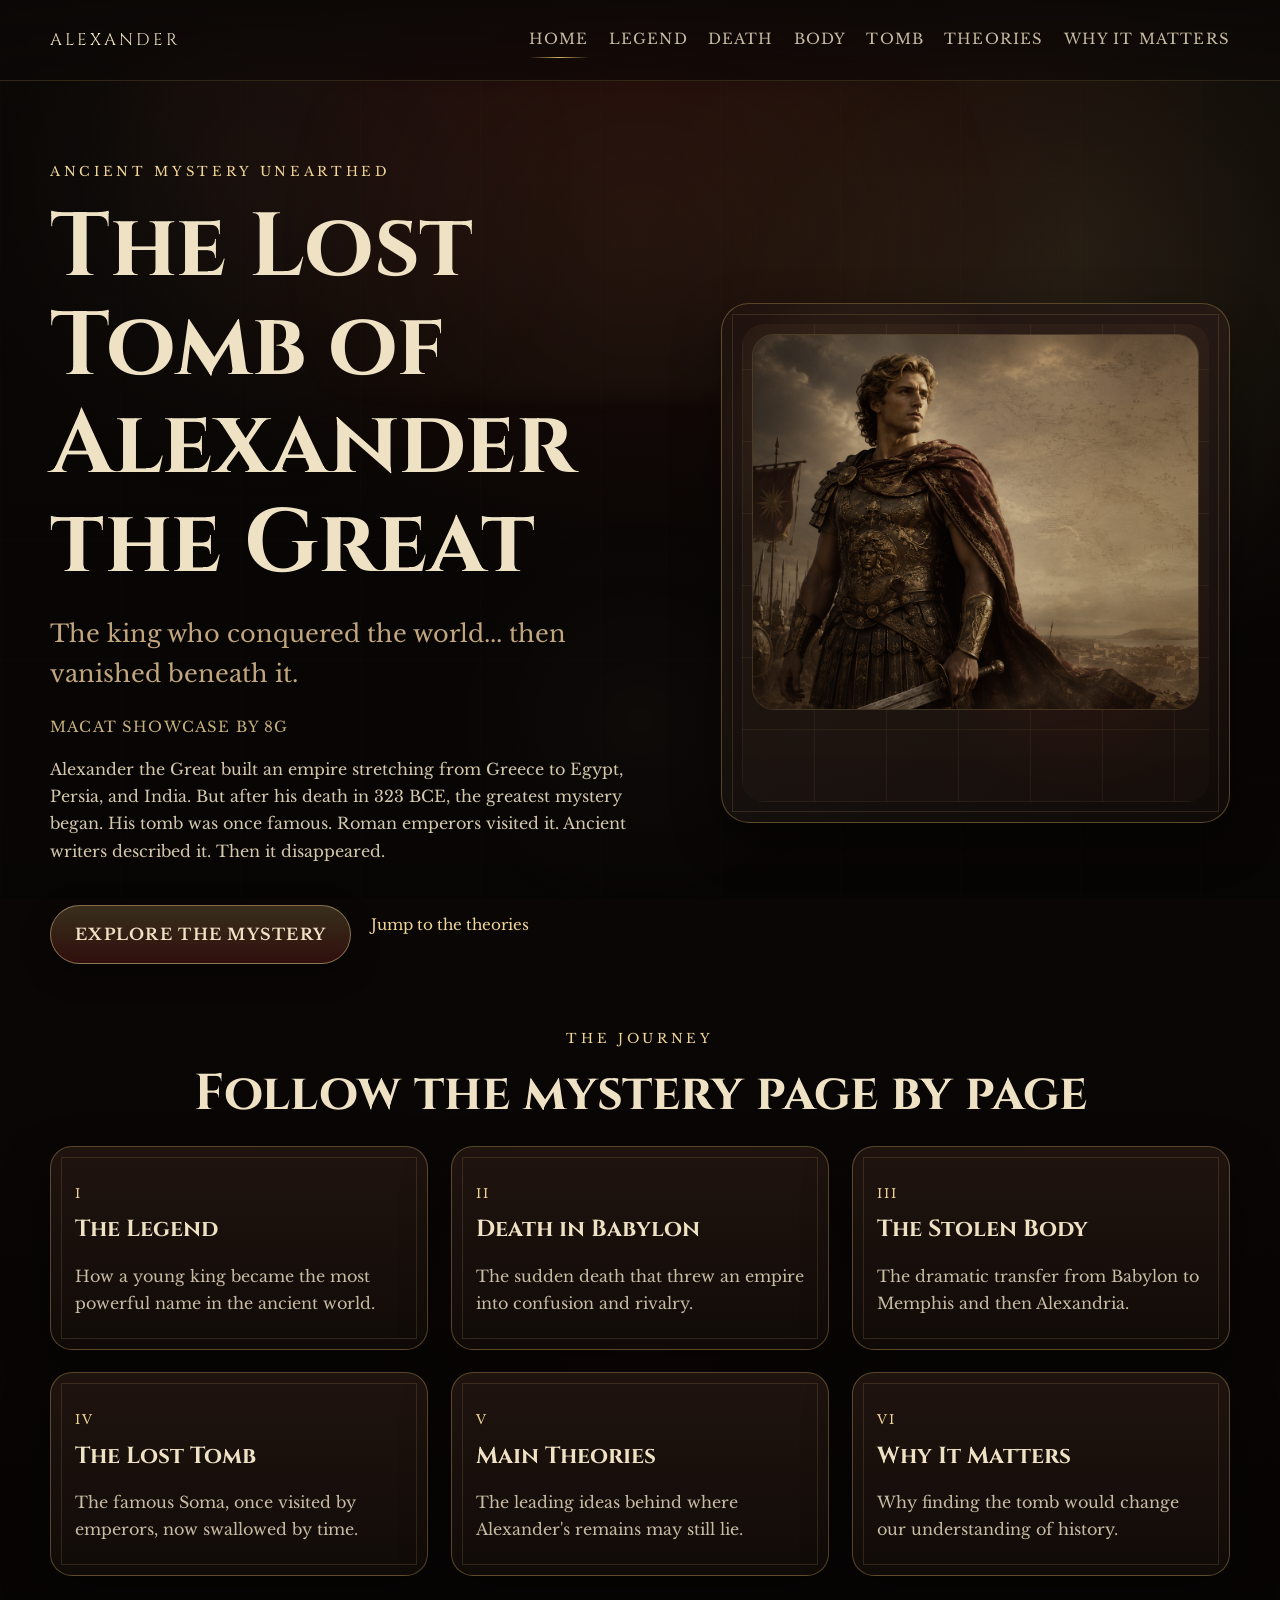
<file: index.html>
<!DOCTYPE html>
<html lang="en">
<head>
  <meta charset="UTF-8" />
  <meta name="viewport" content="width=device-width, initial-scale=1.0" />
  <title>MACAT Showcase 8G</title>
  <link rel="preconnect" href="https://fonts.googleapis.com" />
  <link rel="preconnect" href="https://fonts.gstatic.com" crossorigin />
  <link href="https://fonts.googleapis.com/css2?family=Cinzel:wght@400;600;700&family=Libre+Baskerville:wght@400;700&display=swap" rel="stylesheet" />
  <link rel="stylesheet" href="styles.css" />
</head>
<body data-page="home">
  <div class="page-shell">
    <div class="texture texture-top" aria-hidden="true"></div>
    <div class="texture texture-bottom" aria-hidden="true"></div>

    <header class="site-header">
      <nav class="site-nav">
        <a class="brand" href="index.html">Alexander</a>
        <button class="nav-toggle" type="button" aria-expanded="false" aria-controls="nav-links">
          <span></span>
          <span></span>
          <span></span>
          <span class="sr-only">Toggle navigation</span>
        </button>
        <div class="nav-links" id="nav-links">
          <a href="index.html" data-page-link="home">Home</a>
          <a href="legend.html" data-page-link="legend">Legend</a>
          <a href="death-in-babylon.html" data-page-link="death">Death</a>
          <a href="stolen-body.html" data-page-link="body">Body</a>
          <a href="lost-tomb.html" data-page-link="tomb">Tomb</a>
          <a href="theories.html" data-page-link="theories">Theories</a>
          <a href="why-it-matters.html" data-page-link="meaning">Why It Matters</a>
        </div>
      </nav>
    </header>

    <main>
      <section class="hero section page-hero">
        <div class="hero-copy reveal">
          <p class="eyebrow">Ancient Mystery Unearthed</p>
          <h1>The Lost Tomb of Alexander the Great</h1>
          <p class="subtitle">The king who conquered the world... then vanished beneath it.</p>
          <p class="intro-text">MACAT Showcase by 8G</p>
          <p class="intro">Alexander the Great built an empire stretching from Greece to Egypt, Persia, and India. But after his death in 323 BCE, the greatest mystery began. His tomb was once famous. Roman emperors visited it. Ancient writers described it. Then it disappeared.</p>
          <div class="cta-row">
            <a class="cta" href="legend.html">Explore the Mystery</a>
            <a class="text-link" href="theories.html">Jump to the theories</a>
          </div>
        </div>
        <div class="hero-visual reveal" aria-label="Decorative ancient map illustration placeholder">
          <div class="map-card">
            <div class="map-grid"></div>
            <div class="map-image-frame">
              <img
                class="map-image"
                src="static/cover_img_alexander.png"
                alt="Illustrated portrait of Alexander the Great before an ancient map and city skyline"
              />
            </div>
          </div>
        </div>
      </section>

      <section class="section reveal">
        <div class="section-heading centered">
          <p class="eyebrow">The Journey</p>
          <h2>Follow the mystery page by page</h2>
        </div>
        <div class="chapter-grid">
          <a class="chapter-card" href="legend.html">
            <span class="chapter-number">I</span>
            <h3>The Legend</h3>
            <p>How a young king became the most powerful name in the ancient world.</p>
          </a>
          <a class="chapter-card" href="death-in-babylon.html">
            <span class="chapter-number">II</span>
            <h3>Death in Babylon</h3>
            <p>The sudden death that threw an empire into confusion and rivalry.</p>
          </a>
          <a class="chapter-card" href="stolen-body.html">
            <span class="chapter-number">III</span>
            <h3>The Stolen Body</h3>
            <p>The dramatic transfer from Babylon to Memphis and then Alexandria.</p>
          </a>
          <a class="chapter-card" href="lost-tomb.html">
            <span class="chapter-number">IV</span>
            <h3>The Lost Tomb</h3>
            <p>The famous Soma, once visited by emperors, now swallowed by time.</p>
          </a>
          <a class="chapter-card" href="theories.html">
            <span class="chapter-number">V</span>
            <h3>Main Theories</h3>
            <p>The leading ideas behind where Alexander's remains may still lie.</p>
          </a>
          <a class="chapter-card" href="why-it-matters.html">
            <span class="chapter-number">VI</span>
            <h3>Why It Matters</h3>
            <p>Why finding the tomb would change our understanding of history.</p>
          </a>
        </div>
      </section>
    </main>
  </div>

  <script src="script.js"></script>
</body>
</html>
</file>
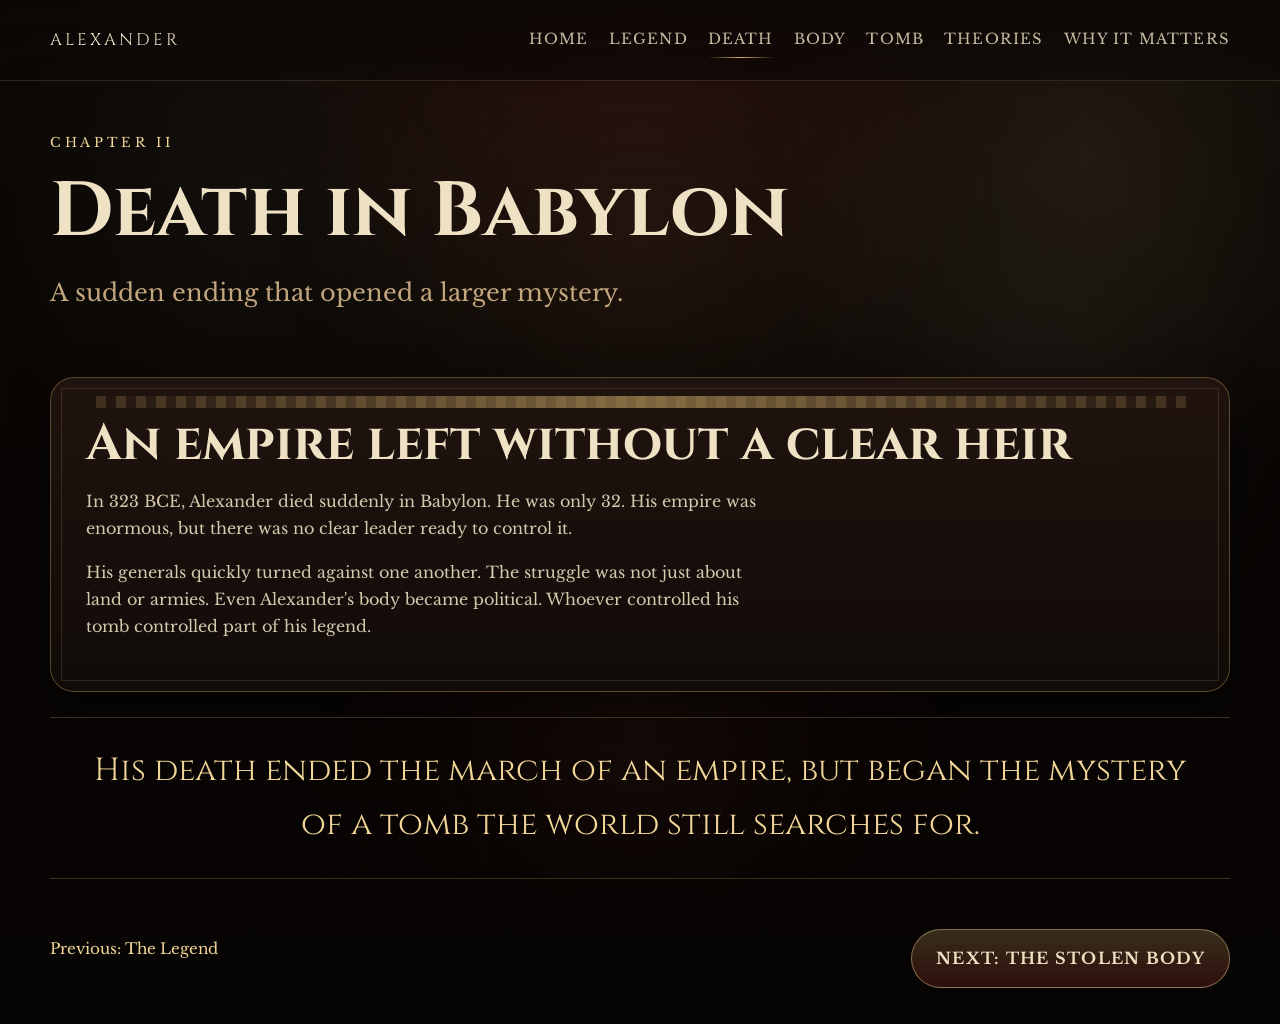
<file: death-in-babylon.html>
<!DOCTYPE html>
<html lang="en">
<head>
  <meta charset="UTF-8" />
  <meta name="viewport" content="width=device-width, initial-scale=1.0" />
  <title>Death in Babylon | The Lost Tomb of Alexander the Great</title>
  <link rel="preconnect" href="https://fonts.googleapis.com" />
  <link rel="preconnect" href="https://fonts.gstatic.com" crossorigin />
  <link href="https://fonts.googleapis.com/css2?family=Cinzel:wght@400;600;700&family=Libre+Baskerville:wght@400;700&display=swap" rel="stylesheet" />
  <link rel="stylesheet" href="styles.css" />
</head>
<body data-page="death">
  <div class="page-shell">
    <div class="texture texture-top" aria-hidden="true"></div>
    <div class="texture texture-bottom" aria-hidden="true"></div>
    <header class="site-header">
      <nav class="site-nav">
        <a class="brand" href="index.html">Alexander</a>
        <button class="nav-toggle" type="button" aria-expanded="false" aria-controls="nav-links">
          <span></span><span></span><span></span><span class="sr-only">Toggle navigation</span>
        </button>
        <div class="nav-links" id="nav-links">
          <a href="index.html" data-page-link="home">Home</a>
          <a href="legend.html" data-page-link="legend">Legend</a>
          <a href="death-in-babylon.html" data-page-link="death">Death</a>
          <a href="stolen-body.html" data-page-link="body">Body</a>
          <a href="lost-tomb.html" data-page-link="tomb">Tomb</a>
          <a href="theories.html" data-page-link="theories">Theories</a>
          <a href="why-it-matters.html" data-page-link="meaning">Why It Matters</a>
        </div>
      </nav>
    </header>
    <main class="story-page">
      <section class="page-banner section reveal">
        <p class="eyebrow">Chapter II</p>
        <h1>Death in Babylon</h1>
        <p class="subtitle">A sudden ending that opened a larger mystery.</p>
      </section>
      <section class="content-panel section reveal">
        <div class="section-heading">
          <h2>An empire left without a clear heir</h2>
        </div>
        <p>In 323 BCE, Alexander died suddenly in Babylon. He was only 32. His empire was enormous, but there was no clear leader ready to control it.</p>
        <p>His generals quickly turned against one another. The struggle was not just about land or armies. Even Alexander's body became political. Whoever controlled his tomb controlled part of his legend.</p>
      </section>
      <section class="quote-panel section reveal">
        <p>His death ended the march of an empire, but began the mystery of a tomb the world still searches for.
        </p>
      </section>
      <section class="page-nav section reveal">
        <a class="text-link" href="legend.html">Previous: The Legend</a>
        <a class="cta" href="stolen-body.html">Next: The Stolen Body</a>
      </section>
    </main>
  </div>
  <script src="script.js"></script>
</body>
</html>
</file>
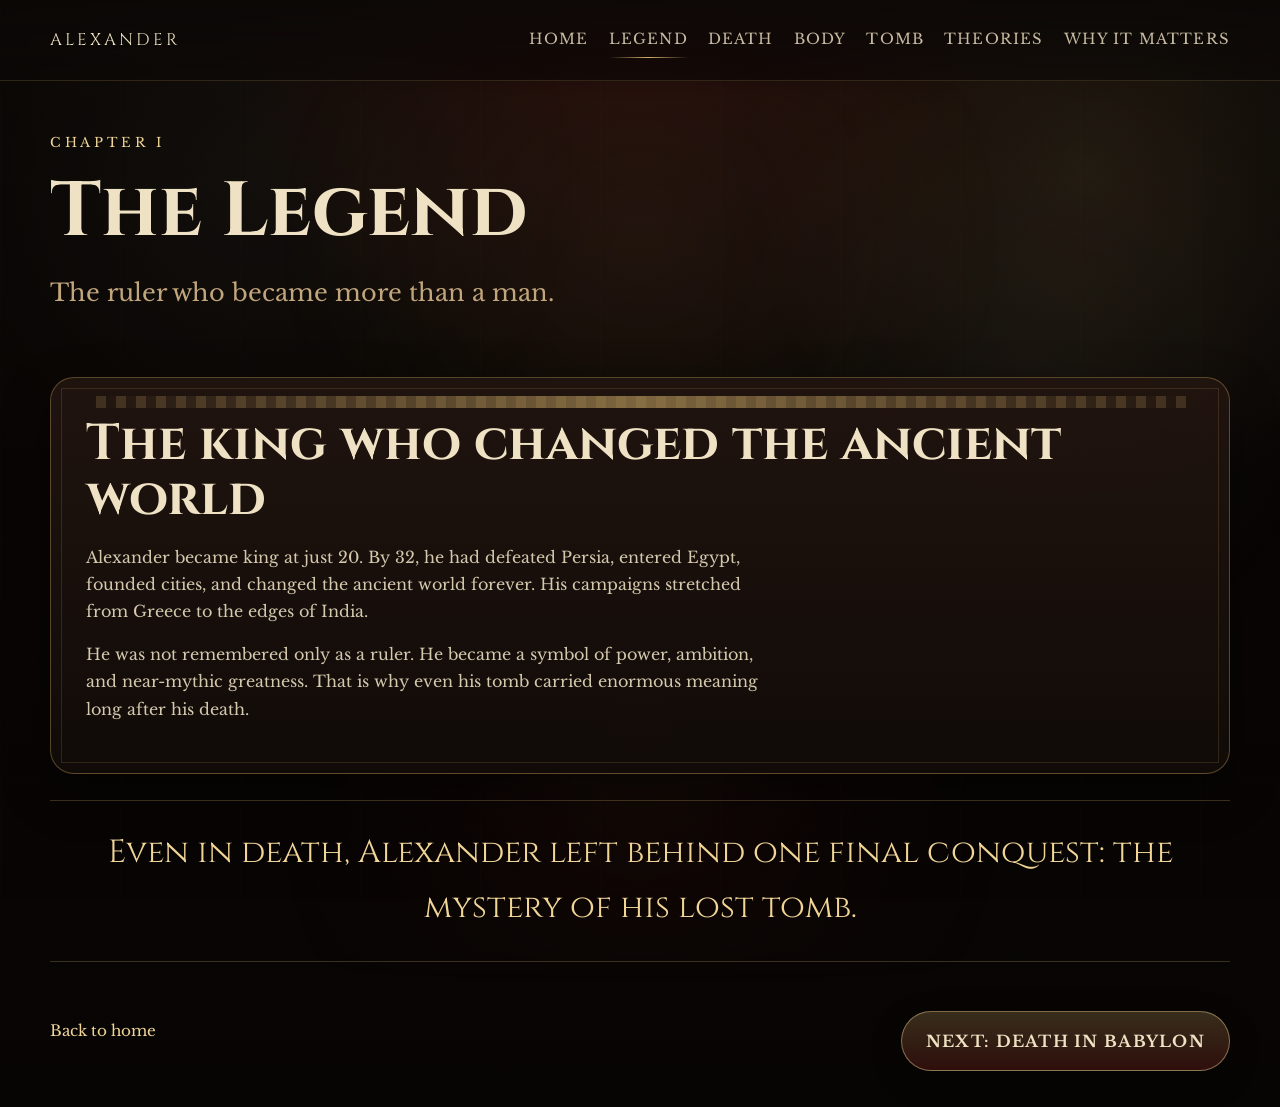
<file: legend.html>
<!DOCTYPE html>
<html lang="en">
<head>
  <meta charset="UTF-8" />
  <meta name="viewport" content="width=device-width, initial-scale=1.0" />
  <title>The Legend | The Lost Tomb of Alexander the Great</title>
  <link rel="preconnect" href="https://fonts.googleapis.com" />
  <link rel="preconnect" href="https://fonts.gstatic.com" crossorigin />
  <link href="https://fonts.googleapis.com/css2?family=Cinzel:wght@400;600;700&family=Libre+Baskerville:wght@400;700&display=swap" rel="stylesheet" />
  <link rel="stylesheet" href="styles.css" />
</head>
<body data-page="legend">
  <div class="page-shell">
    <div class="texture texture-top" aria-hidden="true"></div>
    <div class="texture texture-bottom" aria-hidden="true"></div>
    <header class="site-header">
      <nav class="site-nav">
        <a class="brand" href="index.html">Alexander</a>
        <button class="nav-toggle" type="button" aria-expanded="false" aria-controls="nav-links">
          <span></span><span></span><span></span><span class="sr-only">Toggle navigation</span>
        </button>
        <div class="nav-links" id="nav-links">
          <a href="index.html" data-page-link="home">Home</a>
          <a href="legend.html" data-page-link="legend">Legend</a>
          <a href="death-in-babylon.html" data-page-link="death">Death</a>
          <a href="stolen-body.html" data-page-link="body">Body</a>
          <a href="lost-tomb.html" data-page-link="tomb">Tomb</a>
          <a href="theories.html" data-page-link="theories">Theories</a>
          <a href="why-it-matters.html" data-page-link="meaning">Why It Matters</a>
        </div>
      </nav>
    </header>
    <main class="story-page">
      <section class="page-banner section reveal">
        <p class="eyebrow">Chapter I</p>
        <h1>The Legend</h1>
        <p class="subtitle">The ruler who became more than a man.</p>
      </section>
      <section class="content-panel section reveal">
        <div class="section-heading">
          <h2>The king who changed the ancient world</h2>
        </div>
        <p>Alexander became king at just 20. By 32, he had defeated Persia, entered Egypt, founded cities, and changed the ancient world forever. His campaigns stretched from Greece to the edges of India.</p>
        <p>He was not remembered only as a ruler. He became a symbol of power, ambition, and near-mythic greatness. That is why even his tomb carried enormous meaning long after his death.</p>
      </section>
      <section class="quote-panel section reveal">
        <p>Even in death, Alexander left behind one final conquest: the mystery of his lost tomb.
          </p>
      </section>
      <section class="page-nav section reveal">
        <a class="text-link" href="index.html">Back to home</a>
        <a class="cta" href="death-in-babylon.html">Next: Death in Babylon</a>
      </section>
    </main>
  </div>
  <script src="script.js"></script>
</body>
</html>
</file>
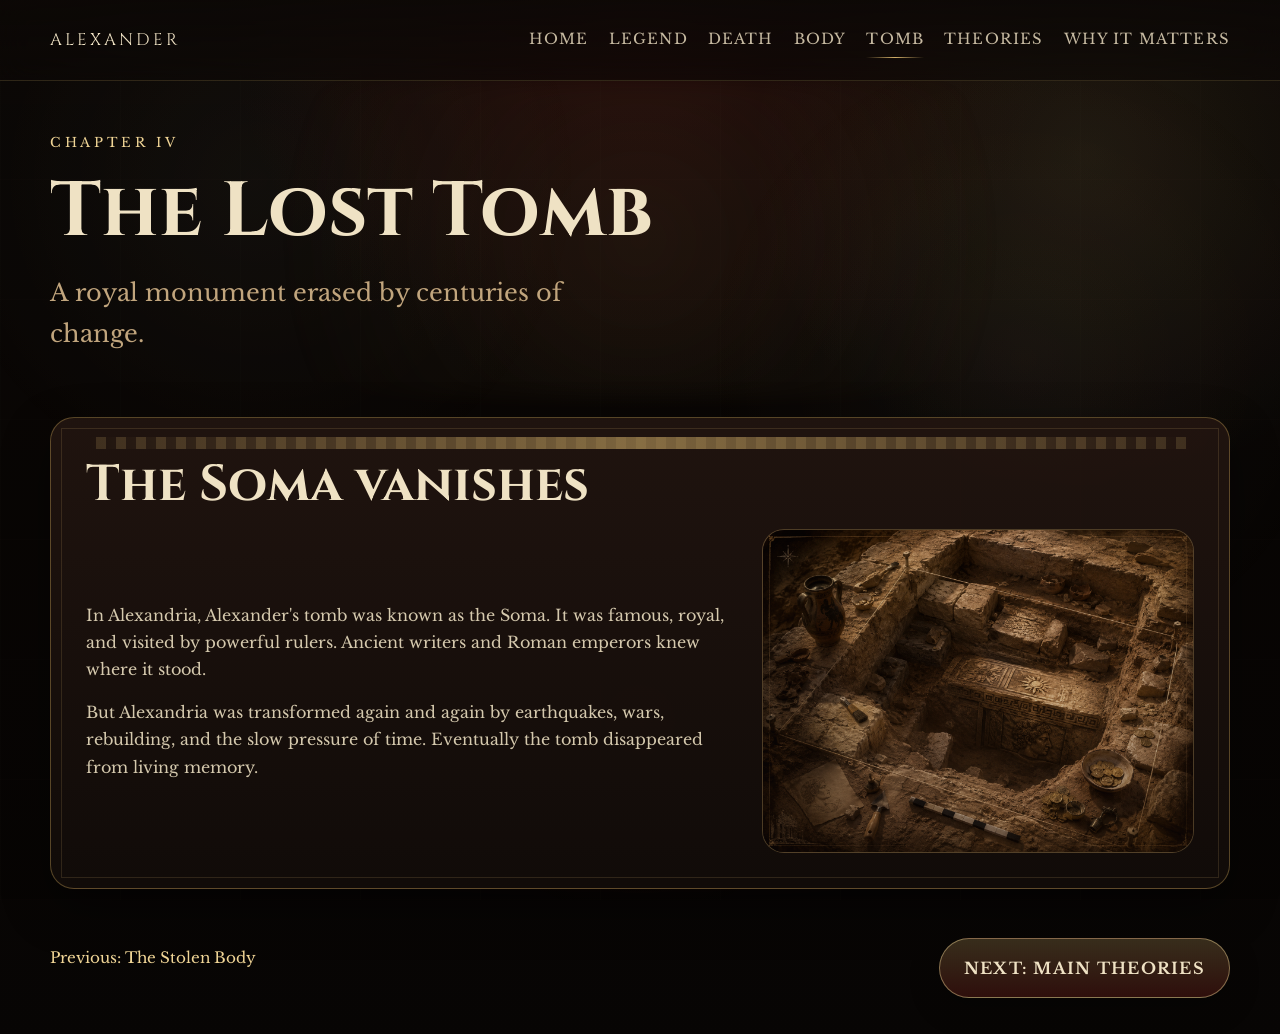
<file: lost-tomb.html>
<!DOCTYPE html>
<html lang="en">
<head>
  <meta charset="UTF-8" />
  <meta name="viewport" content="width=device-width, initial-scale=1.0" />
  <title>The Lost Tomb | The Lost Tomb of Alexander the Great</title>
  <link rel="preconnect" href="https://fonts.googleapis.com" />
  <link rel="preconnect" href="https://fonts.gstatic.com" crossorigin />
  <link href="https://fonts.googleapis.com/css2?family=Cinzel:wght@400;600;700&family=Libre+Baskerville:wght@400;700&display=swap" rel="stylesheet" />
  <link rel="stylesheet" href="styles.css" />
</head>
<body data-page="tomb">
  <div class="page-shell">
    <div class="texture texture-top" aria-hidden="true"></div>
    <div class="texture texture-bottom" aria-hidden="true"></div>
    <header class="site-header">
      <nav class="site-nav">
        <a class="brand" href="index.html">Alexander</a>
        <button class="nav-toggle" type="button" aria-expanded="false" aria-controls="nav-links">
          <span></span><span></span><span></span><span class="sr-only">Toggle navigation</span>
        </button>
        <div class="nav-links" id="nav-links">
          <a href="index.html" data-page-link="home">Home</a>
          <a href="legend.html" data-page-link="legend">Legend</a>
          <a href="death-in-babylon.html" data-page-link="death">Death</a>
          <a href="stolen-body.html" data-page-link="body">Body</a>
          <a href="lost-tomb.html" data-page-link="tomb">Tomb</a>
          <a href="theories.html" data-page-link="theories">Theories</a>
          <a href="why-it-matters.html" data-page-link="meaning">Why It Matters</a>
        </div>
      </nav>
    </header>
    <main class="story-page">
      <section class="page-banner section reveal">
        <p class="eyebrow">Chapter IV</p>
        <h1>The Lost Tomb</h1>
        <p class="subtitle">A royal monument erased by centuries of change.</p>
      </section>
      <section class="content-panel section reveal">
        <div class="section-heading">
          <h2>The Soma vanishes</h2>
        </div>
        <div class="split-layout">
          <div>
            <p>In Alexandria, Alexander's tomb was known as the Soma. It was famous, royal, and visited by powerful rulers. Ancient writers and Roman emperors knew where it stood.</p>
            <p>But Alexandria was transformed again and again by earthquakes, wars, rebuilding, and the slow pressure of time. Eventually the tomb disappeared from living memory.</p>
          </div>
          <div class="artifact-plate-frame">
            <img
              class="artifact-plate-image"
              src="static/excavation_plate.png"
              alt="Excavation plate style illustration related to the search for Alexander's tomb"
            />
          </div>
        </div>
      </section>
      <section class="page-nav section reveal">
        <a class="text-link" href="stolen-body.html">Previous: The Stolen Body</a>
        <a class="cta" href="theories.html">Next: Main Theories</a>
      </section>
    </main>
  </div>
  <script src="script.js"></script>
</body>
</html>
</file>
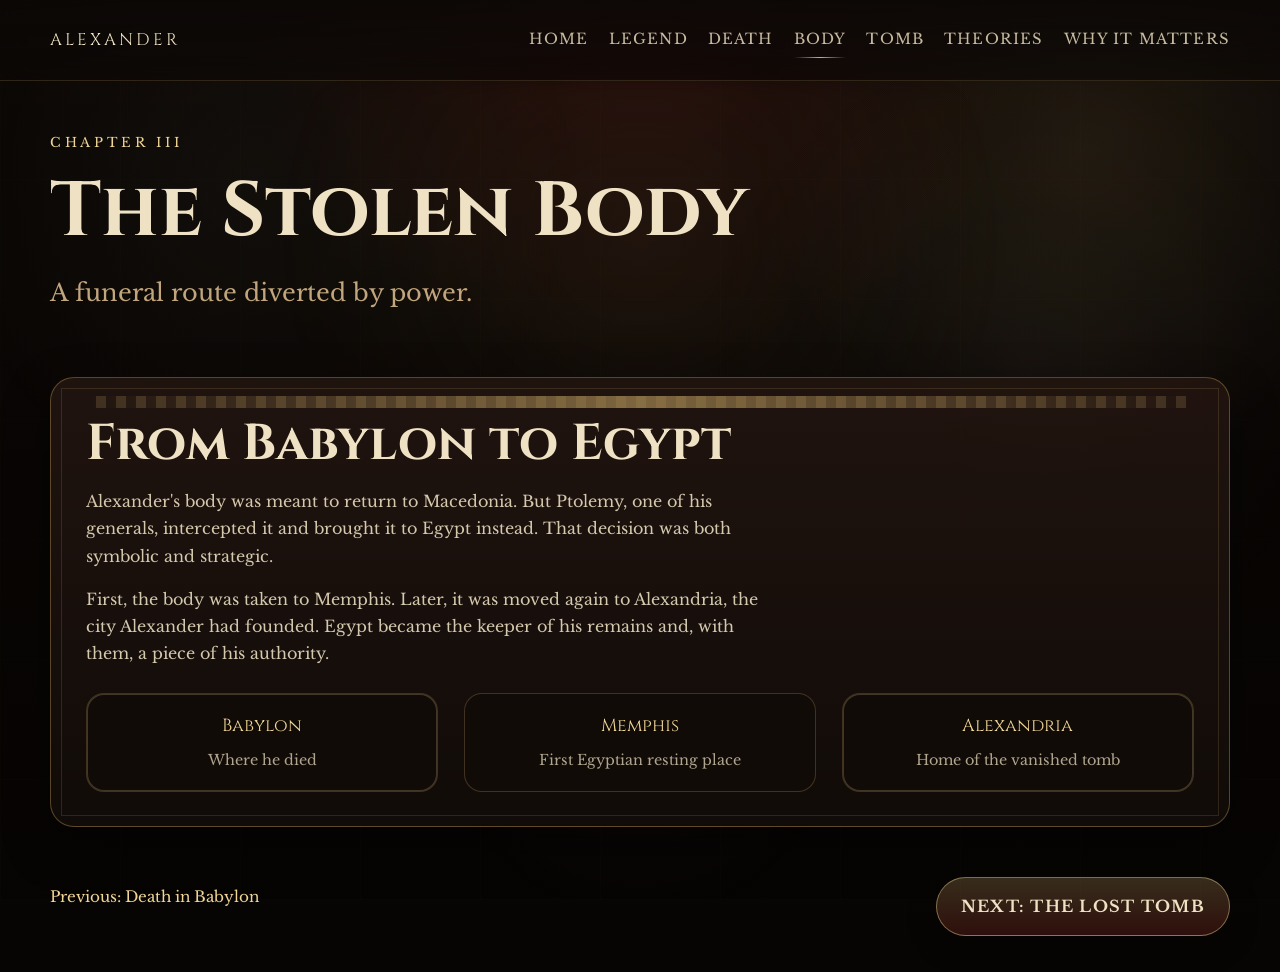
<file: stolen-body.html>
<!DOCTYPE html>
<html lang="en">
<head>
  <meta charset="UTF-8" />
  <meta name="viewport" content="width=device-width, initial-scale=1.0" />
  <title>The Stolen Body | The Lost Tomb of Alexander the Great</title>
  <link rel="preconnect" href="https://fonts.googleapis.com" />
  <link rel="preconnect" href="https://fonts.gstatic.com" crossorigin />
  <link href="https://fonts.googleapis.com/css2?family=Cinzel:wght@400;600;700&family=Libre+Baskerville:wght@400;700&display=swap" rel="stylesheet" />
  <link rel="stylesheet" href="styles.css" />
</head>
<body data-page="body">
  <div class="page-shell">
    <div class="texture texture-top" aria-hidden="true"></div>
    <div class="texture texture-bottom" aria-hidden="true"></div>
    <header class="site-header">
      <nav class="site-nav">
        <a class="brand" href="index.html">Alexander</a>
        <button class="nav-toggle" type="button" aria-expanded="false" aria-controls="nav-links">
          <span></span><span></span><span></span><span class="sr-only">Toggle navigation</span>
        </button>
        <div class="nav-links" id="nav-links">
          <a href="index.html" data-page-link="home">Home</a>
          <a href="legend.html" data-page-link="legend">Legend</a>
          <a href="death-in-babylon.html" data-page-link="death">Death</a>
          <a href="stolen-body.html" data-page-link="body">Body</a>
          <a href="lost-tomb.html" data-page-link="tomb">Tomb</a>
          <a href="theories.html" data-page-link="theories">Theories</a>
          <a href="why-it-matters.html" data-page-link="meaning">Why It Matters</a>
        </div>
      </nav>
    </header>
    <main class="story-page">
      <section class="page-banner section reveal">
        <p class="eyebrow">Chapter III</p>
        <h1>The Stolen Body</h1>
        <p class="subtitle">A funeral route diverted by power.</p>
      </section>
      <section class="content-panel section reveal">
        <div class="section-heading">
          <h2>From Babylon to Egypt</h2>
        </div>
        <p>Alexander's body was meant to return to Macedonia. But Ptolemy, one of his generals, intercepted it and brought it to Egypt instead. That decision was both symbolic and strategic.</p>
        <p>First, the body was taken to Memphis. Later, it was moved again to Alexandria, the city Alexander had founded. Egypt became the keeper of his remains and, with them, a piece of his authority.</p>
        <div class="route-card">
          <div class="route-step active">
            <span class="route-city">Babylon</span>
            <span class="route-note">Where he died</span>
          </div>
          <div class="route-line" aria-hidden="true"></div>
          <div class="route-step">
            <span class="route-city">Memphis</span>
            <span class="route-note">First Egyptian resting place</span>
          </div>
          <div class="route-line" aria-hidden="true"></div>
          <div class="route-step final">
            <span class="route-city">Alexandria</span>
            <span class="route-note">Home of the vanished tomb</span>
          </div>
        </div>
      </section>
      <section class="page-nav section reveal">
        <a class="text-link" href="death-in-babylon.html">Previous: Death in Babylon</a>
        <a class="cta" href="lost-tomb.html">Next: The Lost Tomb</a>
      </section>
    </main>
  </div>
  <script src="script.js"></script>
</body>
</html>
</file>
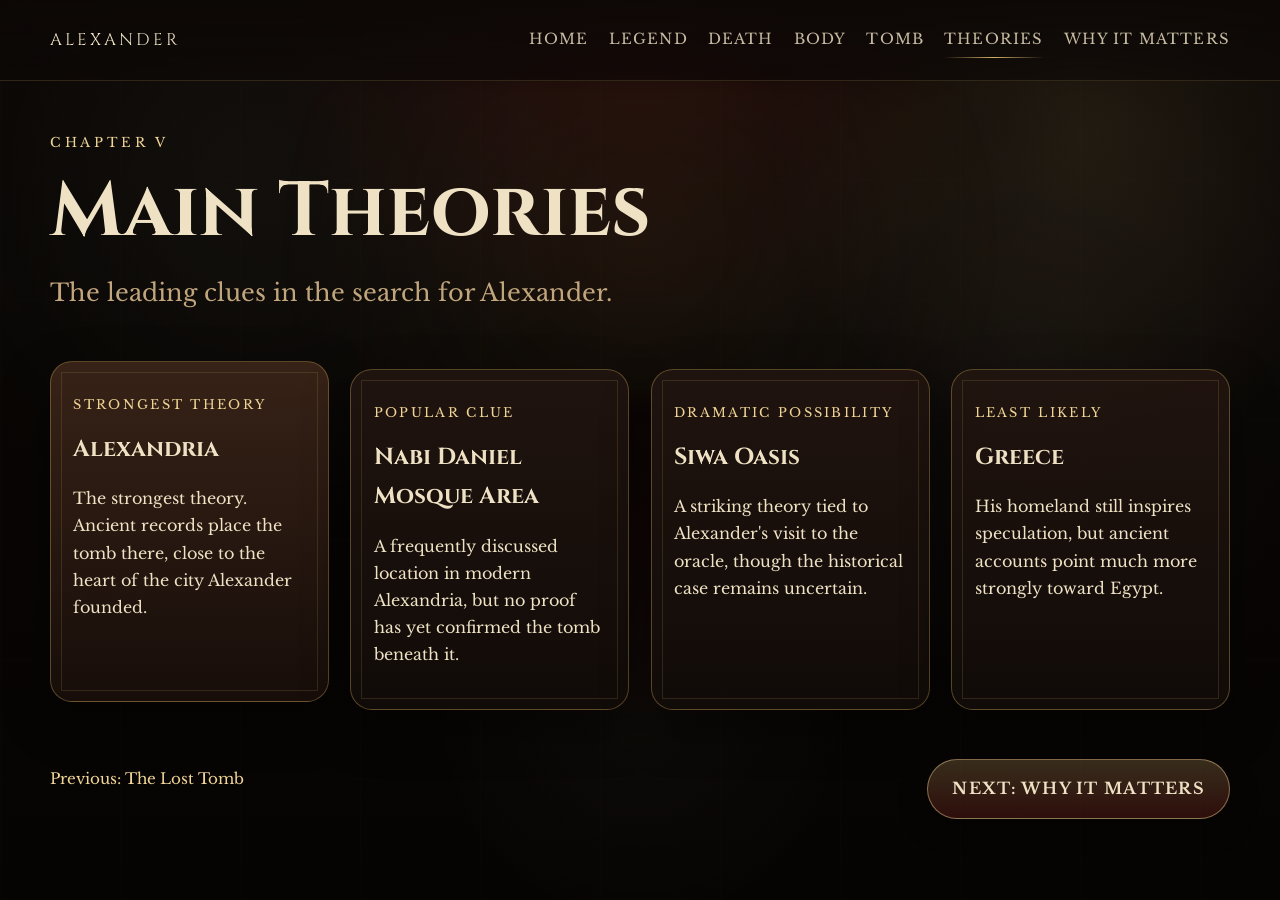
<file: theories.html>
<!DOCTYPE html>
<html lang="en">
<head>
  <meta charset="UTF-8" />
  <meta name="viewport" content="width=device-width, initial-scale=1.0" />
  <title>Main Theories | The Lost Tomb of Alexander the Great</title>
  <link rel="preconnect" href="https://fonts.googleapis.com" />
  <link rel="preconnect" href="https://fonts.gstatic.com" crossorigin />
  <link href="https://fonts.googleapis.com/css2?family=Cinzel:wght@400;600;700&family=Libre+Baskerville:wght@400;700&display=swap" rel="stylesheet" />
  <link rel="stylesheet" href="styles.css" />
</head>
<body data-page="theories">
  <div class="page-shell">
    <div class="texture texture-top" aria-hidden="true"></div>
    <div class="texture texture-bottom" aria-hidden="true"></div>
    <header class="site-header">
      <nav class="site-nav">
        <a class="brand" href="index.html">Alexander</a>
        <button class="nav-toggle" type="button" aria-expanded="false" aria-controls="nav-links">
          <span></span><span></span><span></span><span class="sr-only">Toggle navigation</span>
        </button>
        <div class="nav-links" id="nav-links">
          <a href="index.html" data-page-link="home">Home</a>
          <a href="legend.html" data-page-link="legend">Legend</a>
          <a href="death-in-babylon.html" data-page-link="death">Death</a>
          <a href="stolen-body.html" data-page-link="body">Body</a>
          <a href="lost-tomb.html" data-page-link="tomb">Tomb</a>
          <a href="theories.html" data-page-link="theories">Theories</a>
          <a href="why-it-matters.html" data-page-link="meaning">Why It Matters</a>
        </div>
      </nav>
    </header>
    <main class="story-page">
      <section class="page-banner section reveal">
        <p class="eyebrow">Chapter V</p>
        <h1>Main Theories</h1>
        <p class="subtitle">The leading clues in the search for Alexander.</p>
      </section>
      <section class="section reveal">
        <div class="theory-grid">
          <article class="theory-card theory-card-featured">
            <p class="theory-tag">Strongest Theory</p>
            <h3>Alexandria</h3>
            <p>The strongest theory. Ancient records place the tomb there, close to the heart of the city Alexander founded.</p>
          </article>
          <article class="theory-card">
            <p class="theory-tag">Popular Clue</p>
            <h3>Nabi Daniel Mosque Area</h3>
            <p>A frequently discussed location in modern Alexandria, but no proof has yet confirmed the tomb beneath it.</p>
          </article>
          <article class="theory-card">
            <p class="theory-tag">Dramatic Possibility</p>
            <h3>Siwa Oasis</h3>
            <p>A striking theory tied to Alexander's visit to the oracle, though the historical case remains uncertain.</p>
          </article>
          <article class="theory-card">
            <p class="theory-tag">Least Likely</p>
            <h3>Greece</h3>
            <p>His homeland still inspires speculation, but ancient accounts point much more strongly toward Egypt.</p>
          </article>
        </div>
      </section>
      <section class="page-nav section reveal">
        <a class="text-link" href="lost-tomb.html">Previous: The Lost Tomb</a>
        <a class="cta" href="why-it-matters.html">Next: Why It Matters</a>
      </section>
    </main>
  </div>
  <script src="script.js"></script>
</body>
</html>
</file>
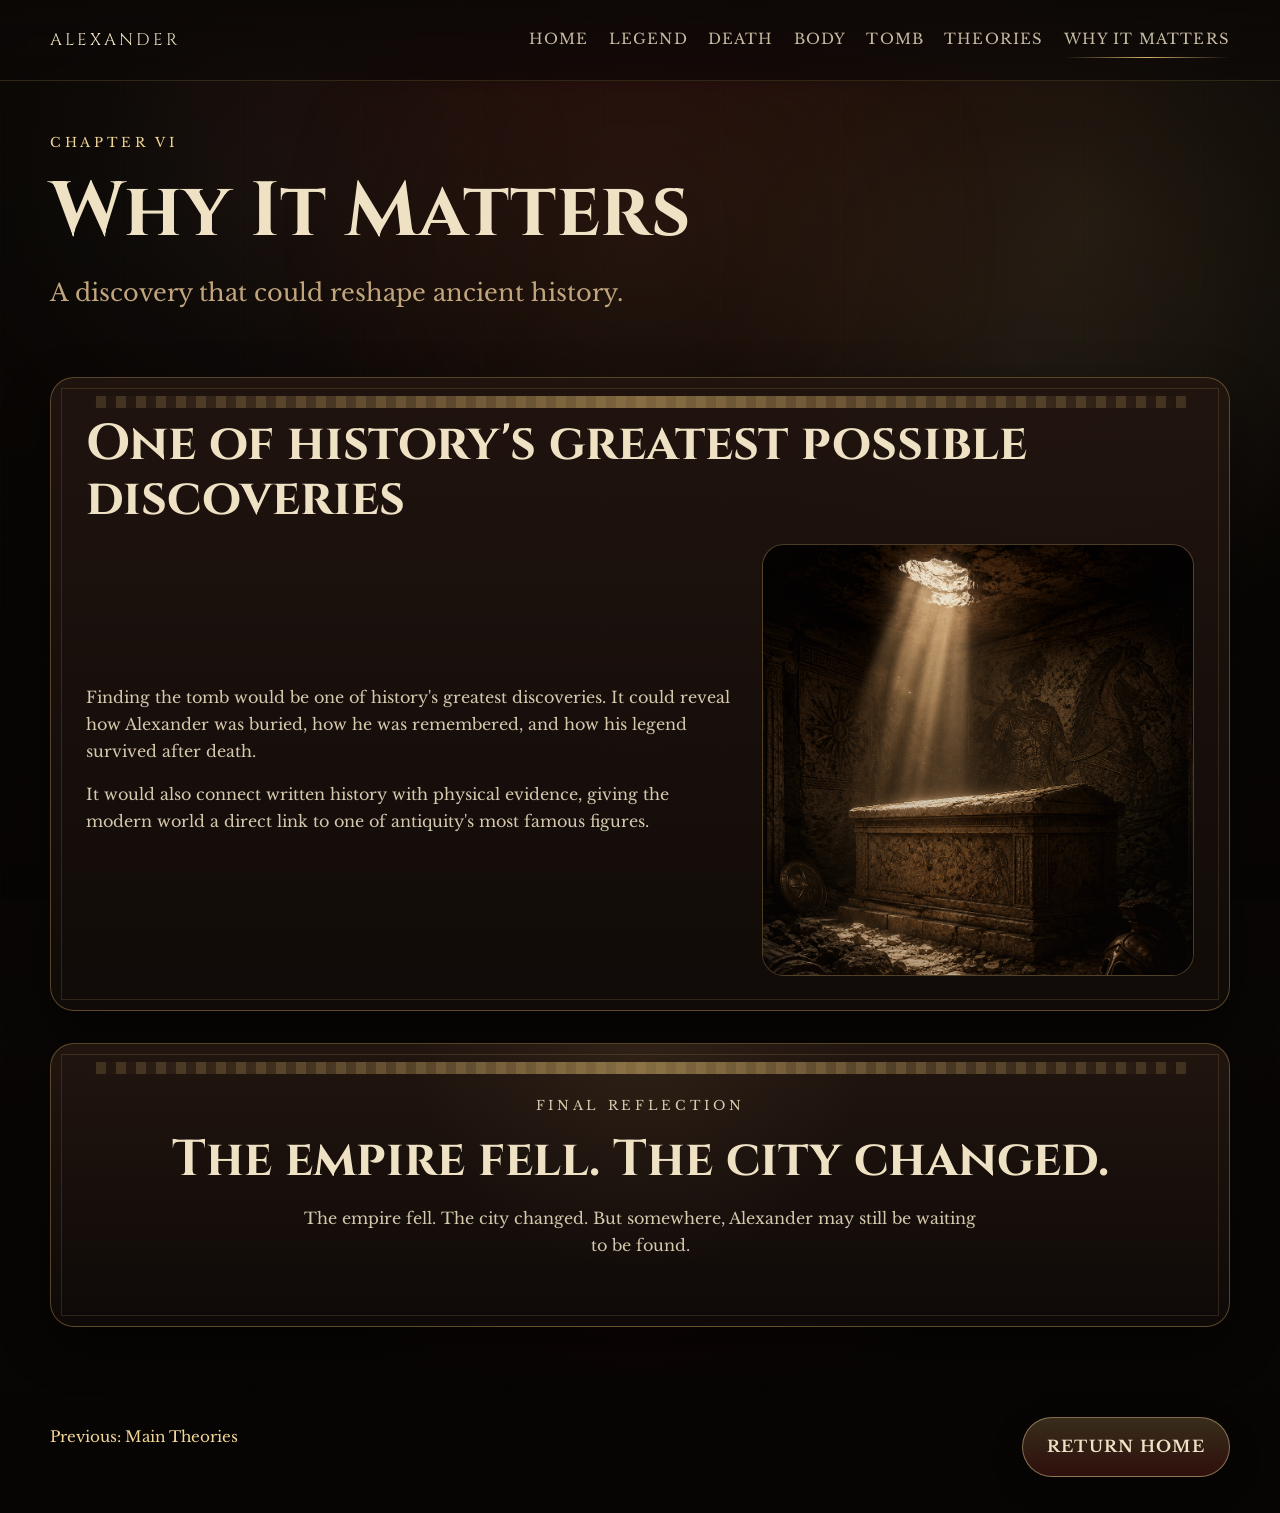
<file: why-it-matters.html>
<!DOCTYPE html>
<html lang="en">
<head>
  <meta charset="UTF-8" />
  <meta name="viewport" content="width=device-width, initial-scale=1.0" />
  <title>Why It Matters | The Lost Tomb of Alexander the Great</title>
  <link rel="preconnect" href="https://fonts.googleapis.com" />
  <link rel="preconnect" href="https://fonts.gstatic.com" crossorigin />
  <link href="https://fonts.googleapis.com/css2?family=Cinzel:wght@400;600;700&family=Libre+Baskerville:wght@400;700&display=swap" rel="stylesheet" />
  <link rel="stylesheet" href="styles.css" />
</head>
<body data-page="meaning">
  <div class="page-shell">
    <div class="texture texture-top" aria-hidden="true"></div>
    <div class="texture texture-bottom" aria-hidden="true"></div>
    <header class="site-header">
      <nav class="site-nav">
        <a class="brand" href="index.html">Alexander</a>
        <button class="nav-toggle" type="button" aria-expanded="false" aria-controls="nav-links">
          <span></span><span></span><span></span><span class="sr-only">Toggle navigation</span>
        </button>
        <div class="nav-links" id="nav-links">
          <a href="index.html" data-page-link="home">Home</a>
          <a href="legend.html" data-page-link="legend">Legend</a>
          <a href="death-in-babylon.html" data-page-link="death">Death</a>
          <a href="stolen-body.html" data-page-link="body">Body</a>
          <a href="lost-tomb.html" data-page-link="tomb">Tomb</a>
          <a href="theories.html" data-page-link="theories">Theories</a>
          <a href="why-it-matters.html" data-page-link="meaning">Why It Matters</a>
        </div>
      </nav>
    </header>
    <main class="story-page">
      <section class="page-banner section reveal">
        <p class="eyebrow">Chapter VI</p>
        <h1>Why It Matters</h1>
        <p class="subtitle">A discovery that could reshape ancient history.</p>
      </section>
      <section class="content-panel section reveal">
        <div class="section-heading">
          <h2>One of history's greatest possible discoveries</h2>
        </div>
        <div class="split-layout">
          <div>
            <p>Finding the tomb would be one of history's greatest discoveries. It could reveal how Alexander was buried, how he was remembered, and how his legend survived after death.</p>
            <p>It would also connect written history with physical evidence, giving the modern world a direct link to one of antiquity's most famous figures.</p>
          </div>
          <div class="discovery-image-frame">
            <img
              class="discovery-image"
              src="static/one-of-historys-img.png"
              alt="Dramatic tomb chamber illustration suggesting the scale of a possible historical discovery"
            />
          </div>
        </div>
      </section>
      <section class="final-panel section reveal">
        <div class="section-heading centered">
          <p class="eyebrow">Final Reflection</p>
          <h2>The empire fell. The city changed.</h2>
        </div>
        <p>The empire fell. The city changed. But somewhere, Alexander may still be waiting to be found.</p>
      </section>
      <section class="page-nav section reveal">
        <a class="text-link" href="theories.html">Previous: Main Theories</a>
        <a class="cta" href="index.html">Return Home</a>
      </section>
    </main>
  </div>
  <script src="script.js"></script>
</body>
</html>
</file>
<file: styles.css>
:root {
  --bg: #120d0a;
  --bg-deep: #090604;
  --panel: rgba(33, 21, 15, 0.82);
  --panel-strong: rgba(23, 14, 10, 0.9);
  --border: rgba(201, 162, 88, 0.38);
  --gold: #d3b06a;
  --gold-bright: #f0d596;
  --ivory: #efe2c4;
  --sand: #c1a57d;
  --red: #6f1f19;
  --shadow: 0 18px 48px rgba(0, 0, 0, 0.42);
  --max-width: 1180px;
  --nav-height: 80px;
  --section-gap: 2rem;
  --panel-padding-y: 2.15rem;
  --panel-padding-x: 2.2rem;
}

* {
  box-sizing: border-box;
}

html {
  scroll-behavior: smooth;
}

body {
  margin: 0;
  min-height: 100vh;
  color: var(--ivory);
  font-family: "Libre Baskerville", Georgia, serif;
  background:
    radial-gradient(circle at top, rgba(111, 31, 25, 0.28), transparent 34%),
    radial-gradient(circle at 85% 15%, rgba(211, 176, 106, 0.12), transparent 24%),
    linear-gradient(180deg, rgba(12, 8, 6, 0.92), rgba(7, 5, 4, 0.97)),
    #0b0705;
  line-height: 1.7;
}

body::before,
body::after {
  content: "";
  position: fixed;
  inset: 0;
  pointer-events: none;
  z-index: -2;
}

body::before {
  background:
    linear-gradient(rgba(8, 5, 3, 0.2), rgba(8, 5, 3, 0.25)),
    repeating-linear-gradient(
      90deg,
      rgba(255, 255, 255, 0.02) 0,
      rgba(255, 255, 255, 0.02) 1px,
      transparent 1px,
      transparent 120px
    ),
    repeating-linear-gradient(
      0deg,
      rgba(255, 255, 255, 0.015) 0,
      rgba(255, 255, 255, 0.015) 1px,
      transparent 1px,
      transparent 120px
    );
  opacity: 0.45;
}

body::after {
  background:
    radial-gradient(circle at 20% 20%, rgba(255, 240, 210, 0.06), transparent 28%),
    radial-gradient(circle at 80% 40%, rgba(255, 240, 210, 0.05), transparent 30%),
    radial-gradient(circle at 50% 80%, rgba(255, 240, 210, 0.04), transparent 24%);
  opacity: 0.7;
}

img {
  max-width: 100%;
  display: block;
}

button,
a {
  -webkit-tap-highlight-color: transparent;
}

.page-shell {
  position: relative;
  overflow: hidden;
}

.texture {
  position: absolute;
  left: 50%;
  width: min(1100px, 92vw);
  height: 320px;
  transform: translateX(-50%);
  filter: blur(10px);
  opacity: 0.16;
  pointer-events: none;
}

.texture-top {
  top: 80px;
  background: radial-gradient(circle, rgba(211, 176, 106, 0.45), transparent 66%);
}

.texture-bottom {
  bottom: 140px;
  background: radial-gradient(circle, rgba(111, 31, 25, 0.5), transparent 66%);
}

.site-header {
  position: sticky;
  top: 0;
  z-index: 20;
  backdrop-filter: blur(16px);
  background: linear-gradient(180deg, rgba(12, 8, 6, 0.9), rgba(12, 8, 6, 0.58));
  border-bottom: 1px solid rgba(211, 176, 106, 0.18);
}

.site-nav {
  width: min(var(--max-width), calc(100% - 2rem));
  min-height: var(--nav-height);
  margin: 0 auto;
  display: flex;
  align-items: center;
  justify-content: space-between;
  gap: 1.5rem;
}

.brand,
.site-nav a {
  color: var(--ivory);
  text-decoration: none;
}

.brand {
  font-family: "Cinzel", Georgia, serif;
  font-size: 1.05rem;
  letter-spacing: 0.18em;
  text-transform: uppercase;
}

.nav-links {
  display: flex;
  align-items: center;
  gap: 1.25rem;
}

.nav-links a {
  position: relative;
  font-size: 0.92rem;
  letter-spacing: 0.08em;
  text-transform: uppercase;
  color: rgba(239, 226, 196, 0.82);
}

.nav-links a::after {
  content: "";
  position: absolute;
  left: 0;
  bottom: -0.35rem;
  width: 100%;
  height: 1px;
  background: linear-gradient(90deg, transparent, var(--gold), transparent);
  transform: scaleX(0);
  transform-origin: center;
  transition: transform 220ms ease;
}

.nav-links a:hover::after,
.nav-links a:focus-visible::after,
.nav-links a.active::after {
  transform: scaleX(1);
}

.nav-toggle {
  display: none;
  width: 46px;
  height: 46px;
  border: 1px solid rgba(211, 176, 106, 0.25);
  border-radius: 50%;
  background: rgba(25, 16, 11, 0.72);
  align-items: center;
  justify-content: center;
  flex-direction: column;
  gap: 4px;
  cursor: pointer;
}

.nav-toggle span {
  display: block;
  width: 18px;
  height: 1.5px;
  background: var(--gold-bright);
}

.sr-only {
  position: absolute;
  width: 1px;
  height: 1px;
  padding: 0;
  margin: -1px;
  overflow: hidden;
  clip: rect(0, 0, 0, 0);
  white-space: nowrap;
  border: 0;
}

.section {
  width: min(var(--max-width), calc(100% - 2rem));
  margin: 0 auto;
}

.hero {
  min-height: calc(100vh - var(--nav-height));
  display: grid;
  grid-template-columns: 1.1fr 0.9fr;
  gap: 3rem;
  align-items: center;
  padding: 5rem 0 4rem;
}

.page-hero {
  min-height: auto;
}

.hero-copy h1,
.section-heading h2 {
  font-family: "Cinzel", Georgia, serif;
  line-height: 1.1;
  margin: 0;
}

.hero-copy h1 {
  font-size: clamp(3rem, 7vw, 5.6rem);
  max-width: 10ch;
  text-wrap: balance;
}

.eyebrow {
  margin: 0 0 1rem;
  font-size: 0.82rem;
  letter-spacing: 0.28em;
  text-transform: uppercase;
  color: var(--gold-bright);
}

.subtitle {
  font-size: clamp(1.15rem, 2vw, 1.5rem);
  color: var(--sand);
  margin: 1.25rem 0;
  max-width: 36rem;
}

.intro-text {
  margin: 0 0 1rem;
  color: rgba(240, 213, 150, 0.82);
  font-size: 0.92rem;
  letter-spacing: 0.08em;
  text-transform: uppercase;
}

.intro,
.content-panel p,
.final-panel p {
  max-width: 42rem;
  color: rgba(239, 226, 196, 0.88);
}

.cta {
  display: inline-flex;
  align-items: center;
  justify-content: center;
  margin-top: 1.25rem;
  padding: 0.95rem 1.5rem;
  border: 1px solid rgba(240, 213, 150, 0.45);
  border-radius: 999px;
  background: linear-gradient(180deg, rgba(211, 176, 106, 0.24), rgba(111, 31, 25, 0.38));
  color: var(--ivory);
  text-decoration: none;
  font-weight: 700;
  letter-spacing: 0.08em;
  text-transform: uppercase;
  box-shadow: 0 10px 30px rgba(0, 0, 0, 0.28);
  transition: transform 220ms ease, box-shadow 220ms ease, border-color 220ms ease;
}

.cta:hover,
.cta:focus-visible {
  transform: translateY(-2px);
  box-shadow: 0 16px 30px rgba(0, 0, 0, 0.35);
  border-color: rgba(240, 213, 150, 0.72);
}

.cta-row {
  display: flex;
  flex-wrap: wrap;
  gap: 1rem 1.2rem;
  align-items: center;
  margin-top: 1.25rem;
}

.text-link {
  color: var(--gold-bright);
  text-decoration: none;
  font-size: 0.95rem;
}

.text-link:hover,
.text-link:focus-visible {
  text-decoration: underline;
}

.hero-visual {
  justify-self: end;
  width: min(100%, 520px);
}

.map-card,
.content-panel,
.final-panel,
.theory-card {
  position: relative;
  background: linear-gradient(180deg, rgba(34, 21, 16, 0.92), rgba(18, 12, 9, 0.92));
  border: 1px solid var(--border);
  box-shadow: var(--shadow);
}

.map-card {
  min-height: 520px;
  border-radius: 28px;
  overflow: hidden;
  padding: 1.5rem;
}

.map-card::before,
.content-panel::before,
.final-panel::before,
.theory-card::before {
  content: "";
  position: absolute;
  inset: 10px;
  border: 1px solid rgba(211, 176, 106, 0.16);
  pointer-events: none;
}

.map-card::after {
  content: "";
  position: absolute;
  inset: 0;
  background:
    radial-gradient(circle at 30% 25%, rgba(211, 176, 106, 0.12), transparent 30%),
    radial-gradient(circle at 70% 65%, rgba(111, 31, 25, 0.18), transparent 32%),
    linear-gradient(135deg, transparent 0%, rgba(255, 255, 255, 0.02) 50%, transparent 100%);
}

.map-grid {
  position: absolute;
  inset: 1.25rem;
  border-radius: 22px;
  background:
    repeating-linear-gradient(90deg, rgba(211, 176, 106, 0.08) 0 1px, transparent 1px 72px),
    repeating-linear-gradient(0deg, rgba(211, 176, 106, 0.08) 0 1px, transparent 1px 72px),
    linear-gradient(180deg, rgba(47, 31, 22, 0.7), rgba(23, 15, 11, 0.85));
}

.map-route {
  position: absolute;
  inset: auto 2.2rem 2.2rem 2.2rem;
  display: flex;
  justify-content: space-between;
  gap: 0.75rem;
  z-index: 1;
}

.map-image-frame {
  position: absolute;
  inset: 1.9rem 1.9rem 7rem 1.9rem;
  border-radius: 22px;
  overflow: hidden;
  border: 1px solid rgba(211, 176, 106, 0.2);
  box-shadow: inset 0 0 0 1px rgba(255, 240, 210, 0.08);
  z-index: 1;
}

.map-image-frame::after {
  content: "";
  position: absolute;
  inset: 0;
  background:
    linear-gradient(180deg, rgba(18, 11, 8, 0.18), rgba(18, 11, 8, 0.38)),
    linear-gradient(90deg, rgba(14, 9, 6, 0.35), transparent 30%, transparent 75%, rgba(14, 9, 6, 0.16));
}

.map-image {
  width: 100%;
  height: 100%;
  object-fit: cover;
  object-position: 42% center;
  filter: sepia(0.28) saturate(0.9) contrast(1.02);
}

.map-route span {
  background: rgba(15, 10, 8, 0.76);
  border: 1px solid rgba(211, 176, 106, 0.26);
  color: var(--gold-bright);
}

.map-route span {
  padding: 0.75rem 0.9rem;
  border-radius: 999px;
  font-size: 0.88rem;
  text-align: center;
}

.content-panel,
.final-panel {
  margin-top: var(--section-gap);
  border-radius: 24px;
  padding: var(--panel-padding-y) var(--panel-padding-x);
}

.content-panel::after,
.final-panel::after {
  content: "";
  position: absolute;
  left: var(--panel-padding-x);
  right: var(--panel-padding-x);
  top: 1.15rem;
  height: 12px;
  opacity: 0.75;
  background:
    linear-gradient(90deg, transparent, rgba(211, 176, 106, 0.7), transparent),
    repeating-linear-gradient(90deg, transparent 0 10px, rgba(211, 176, 106, 0.24) 10px 20px);
}

.section-heading {
  margin-bottom: 1rem;
}

.section-heading h2 {
  font-size: clamp(2rem, 4vw, 3.15rem);
  margin-top: 0.3rem;
}

.centered {
  text-align: center;
}

.split-layout {
  display: grid;
  grid-template-columns: 1.2fr 0.8fr;
  gap: 1.75rem;
  align-items: center;
}

.artifact-placeholder {
  min-height: 240px;
  border-radius: 22px;
  border: 1px dashed rgba(211, 176, 106, 0.38);
  background:
    linear-gradient(180deg, rgba(62, 44, 30, 0.34), rgba(28, 17, 12, 0.5)),
    repeating-linear-gradient(45deg, rgba(211, 176, 106, 0.06) 0 12px, transparent 12px 24px);
  display: grid;
  place-items: center;
  color: var(--sand);
  font-family: "Cinzel", Georgia, serif;
  letter-spacing: 0.16em;
  text-transform: uppercase;
}

.artifact-plate-frame {
  position: relative;
  min-height: 240px;
  border-radius: 22px;
  overflow: hidden;
  border: 1px solid rgba(211, 176, 106, 0.28);
  box-shadow: inset 0 0 0 1px rgba(255, 240, 210, 0.08);
  background: linear-gradient(180deg, rgba(52, 35, 25, 0.45), rgba(24, 15, 11, 0.62));
}

.artifact-plate-frame::after {
  content: "";
  position: absolute;
  inset: 0;
  background:
    linear-gradient(180deg, rgba(18, 11, 8, 0.12), rgba(18, 11, 8, 0.34)),
    linear-gradient(90deg, rgba(14, 9, 6, 0.16), transparent 24%, transparent 76%, rgba(14, 9, 6, 0.16));
  pointer-events: none;
}

.artifact-plate-image {
  width: 100%;
  height: 100%;
  object-fit: cover;
  object-position: center;
  filter: sepia(0.12) saturate(0.95) contrast(1.03);
}

.discovery-image-frame {
  position: relative;
  min-height: 0;
  aspect-ratio: 1 / 1;
  align-self: stretch;
  border-radius: 22px;
  overflow: hidden;
  border: 1px solid rgba(211, 176, 106, 0.28);
  box-shadow: inset 0 0 0 1px rgba(255, 240, 210, 0.08);
  background: linear-gradient(180deg, rgba(52, 35, 25, 0.45), rgba(24, 15, 11, 0.62));
}

.discovery-image-frame::after {
  content: "";
  position: absolute;
  inset: 0;
  background:
    linear-gradient(180deg, rgba(18, 11, 8, 0.08), rgba(18, 11, 8, 0.28)),
    linear-gradient(90deg, rgba(14, 9, 6, 0.14), transparent 24%, transparent 76%, rgba(14, 9, 6, 0.14));
  pointer-events: none;
}

.discovery-image {
  width: 100%;
  height: 100%;
  object-fit: cover;
  object-position: center;
  filter: sepia(0.16) saturate(0.92) contrast(1.04);
}

.route-card {
  display: grid;
  grid-template-columns: 1fr auto 1fr auto 1fr;
  gap: 0.8rem;
  align-items: center;
  margin-top: 1.6rem;
}

.route-step {
  padding: 1.15rem 1rem;
  border-radius: 18px;
  background: rgba(18, 12, 9, 0.82);
  border: 1px solid rgba(211, 176, 106, 0.24);
  text-align: center;
}

.route-step.active,
.route-step.final {
  box-shadow: inset 0 0 0 1px rgba(240, 213, 150, 0.22);
}

.route-city {
  display: block;
  font-family: "Cinzel", Georgia, serif;
  font-size: 1.1rem;
  color: var(--gold-bright);
}

.route-note {
  display: block;
  margin-top: 0.35rem;
  font-size: 0.9rem;
  color: rgba(239, 226, 196, 0.72);
}

.route-line {
  height: 1px;
  background: linear-gradient(90deg, rgba(211, 176, 106, 0.1), rgba(211, 176, 106, 0.75), rgba(211, 176, 106, 0.1));
}

.theory-grid {
  display: grid;
  grid-template-columns: repeat(4, minmax(0, 1fr));
  gap: 1.35rem;
  margin-top: 1.5rem;
}

.theory-card {
  border-radius: 22px;
  padding: 2rem 1.4rem 1.5rem;
  min-height: 240px;
}

.theory-card-featured {
  background: linear-gradient(180deg, rgba(58, 36, 24, 0.95), rgba(24, 14, 10, 0.94));
  transform: translateY(-8px);
}

.theory-tag {
  margin: 0 0 0.9rem;
  color: var(--gold-bright);
  font-size: 0.8rem;
  text-transform: uppercase;
  letter-spacing: 0.18em;
}

.theory-card h3 {
  margin: 0 0 0.8rem;
  font-family: "Cinzel", Georgia, serif;
  font-size: 1.45rem;
}

.final-panel {
  margin-bottom: 4rem;
  text-align: center;
  padding: 3.2rem var(--panel-padding-x);
  background:
    radial-gradient(circle at top, rgba(211, 176, 106, 0.08), transparent 35%),
    linear-gradient(180deg, rgba(35, 22, 16, 0.94), rgba(15, 10, 8, 0.96));
}

.final-panel p {
  margin-left: auto;
  margin-right: auto;
  text-align: center;
}

.page-banner {
  padding: 3.2rem 0 0.65rem;
}

.page-banner h1 {
  font-family: "Cinzel", Georgia, serif;
  font-size: clamp(2.8rem, 6vw, 5rem);
  line-height: 1.08;
  margin: 0;
}

.story-page {
  padding-bottom: 2.25rem;
}

.quote-panel {
  margin-top: 1.6rem;
  margin-bottom: 0;
  padding: 1.6rem var(--panel-padding-x);
  border-top: 1px solid rgba(211, 176, 106, 0.25);
  border-bottom: 1px solid rgba(211, 176, 106, 0.25);
  text-align: center;
}

.quote-panel p {
  margin: 0;
  font-family: "Cinzel", Georgia, serif;
  font-size: clamp(1.3rem, 3vw, 2rem);
  color: var(--gold-bright);
}

.page-nav {
  display: flex;
  justify-content: space-between;
  align-items: center;
  gap: 1rem;
  margin-top: 1.5rem;
  padding-top: 0.35rem;
}

.chapter-grid {
  display: grid;
  grid-template-columns: repeat(3, minmax(0, 1fr));
  gap: 1.4rem;
  margin-top: 1.5rem;
  margin-bottom: 2.25rem;
}

.chapter-card {
  position: relative;
  display: block;
  padding: 2rem 1.5rem;
  border-radius: 22px;
  background: linear-gradient(180deg, rgba(34, 21, 16, 0.92), rgba(18, 12, 9, 0.92));
  border: 1px solid var(--border);
  box-shadow: var(--shadow);
  color: var(--ivory);
  text-decoration: none;
  transition: transform 220ms ease, border-color 220ms ease;
}

.chapter-card:hover,
.chapter-card:focus-visible {
  transform: translateY(-4px);
  border-color: rgba(240, 213, 150, 0.45);
}

.chapter-card::before {
  content: "";
  position: absolute;
  inset: 10px;
  border: 1px solid rgba(211, 176, 106, 0.16);
  pointer-events: none;
}

.chapter-card h3 {
  margin: 0.25rem 0 0.8rem;
  font-family: "Cinzel", Georgia, serif;
  font-size: 1.45rem;
}

.chapter-card p {
  margin: 0;
  color: rgba(239, 226, 196, 0.82);
}

.chapter-number {
  color: var(--gold-bright);
  letter-spacing: 0.18em;
  text-transform: uppercase;
  font-size: 0.8rem;
}

.reveal {
  opacity: 0;
  transform: translateY(36px);
  transition: opacity 650ms ease, transform 650ms ease;
}

.reveal.is-visible {
  opacity: 1;
  transform: translateY(0);
}

@media (prefers-reduced-motion: reduce) {
  html {
    scroll-behavior: auto;
  }

  *,
  *::before,
  *::after {
    animation: none !important;
    transition: none !important;
  }

  .reveal {
    opacity: 1;
    transform: none;
  }
}

@media (max-width: 980px) {
  .hero,
  .split-layout {
    grid-template-columns: 1fr;
  }

  .hero {
    padding-top: 3.5rem;
  }

  .hero-visual {
    justify-self: stretch;
  }

  .theory-grid {
    grid-template-columns: repeat(2, minmax(0, 1fr));
  }

  .chapter-grid {
    grid-template-columns: repeat(2, minmax(0, 1fr));
  }
}

@media (max-width: 760px) {
  :root {
    --nav-height: 72px;
  }

  .site-nav {
    width: calc(100% - 1.25rem);
  }

  .nav-toggle {
    display: inline-flex;
  }

  .nav-links {
    position: absolute;
    top: calc(100% + 0.75rem);
    left: 0.625rem;
    right: 0.625rem;
    display: grid;
    gap: 0.2rem;
    padding: 0.8rem;
    border-radius: 18px;
    border: 1px solid rgba(211, 176, 106, 0.22);
    background: rgba(16, 10, 8, 0.96);
    box-shadow: var(--shadow);
    opacity: 0;
    pointer-events: none;
    transform: translateY(-10px);
    transition: opacity 220ms ease, transform 220ms ease;
  }

  .nav-links.open {
    opacity: 1;
    pointer-events: auto;
    transform: translateY(0);
  }

  .nav-links a {
    padding: 0.7rem 0.5rem;
  }

  .section {
    width: calc(100% - 1.25rem);
  }

  .hero-copy h1 {
    max-width: 12ch;
  }

  .map-card {
    min-height: 380px;
  }

  .map-image-frame {
    inset: 1rem 1rem 8.6rem 1rem;
  }

  .map-route {
    inset: auto 1rem 1rem 1rem;
    flex-direction: column;
  }

  .content-panel,
  .final-panel {
    padding: 1.7rem 1.15rem;
  }

  .content-panel::after,
  .final-panel::after {
    left: 1.15rem;
    right: 1.15rem;
  }

  .page-banner {
    padding: 2.4rem 0 0.5rem;
  }

  .quote-panel {
    padding: 1.35rem 1.15rem;
  }

  .route-card {
    grid-template-columns: 1fr;
  }

  .route-line {
    width: 1px;
    height: 28px;
    margin: 0 auto;
    background: linear-gradient(180deg, rgba(211, 176, 106, 0.1), rgba(211, 176, 106, 0.75), rgba(211, 176, 106, 0.1));
  }

  .theory-grid {
    grid-template-columns: 1fr;
  }

  .theory-card-featured {
    transform: none;
  }

  .page-nav {
    flex-direction: column;
    align-items: flex-start;
  }

  .chapter-grid {
    grid-template-columns: 1fr;
  }
}
</file>
